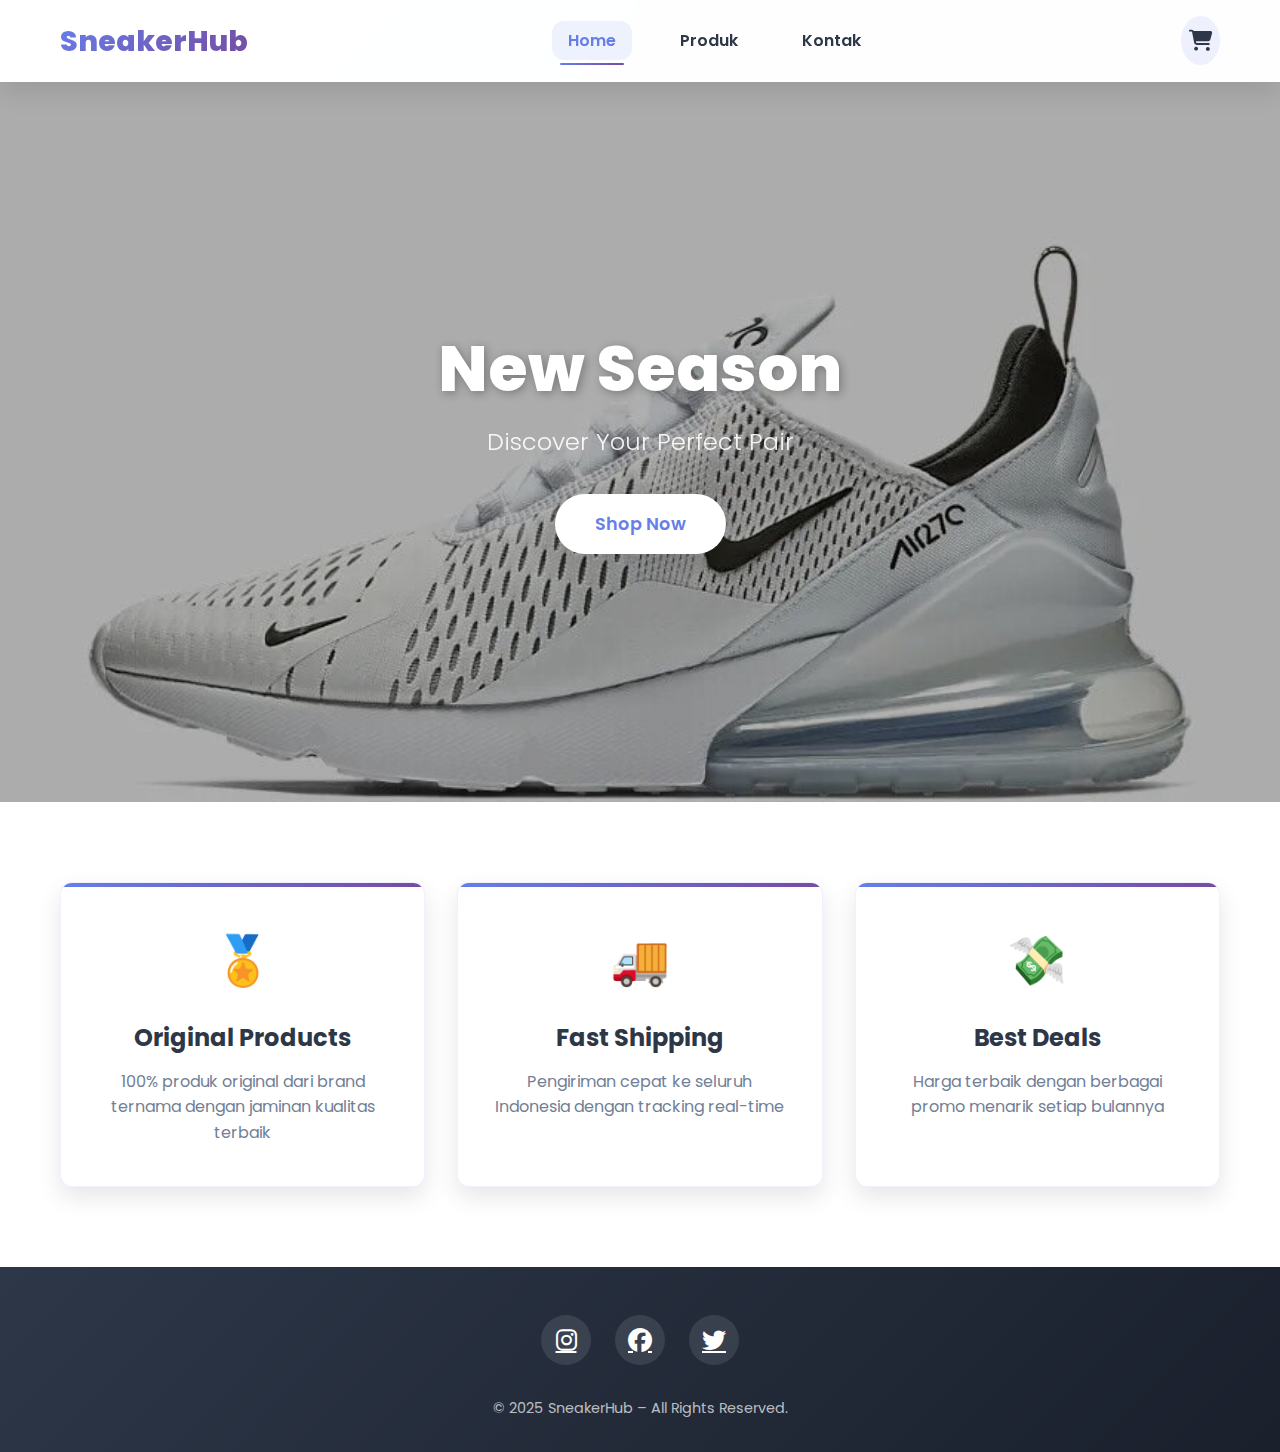
<file: index.html>
<!DOCTYPE html>
<html lang="id">
<head>
    <meta charset="UTF-8">
    <meta name="viewport" content="width=device-width, initial-scale=1.0">
    <title>SneakerHub - Home</title>
    <link href="https://fonts.googleapis.com/css2?family=Poppins:wght@300;400;500;600;700&display=swap" rel="stylesheet">
    <link rel="stylesheet" href="https://cdnjs.cloudflare.com/ajax/libs/font-awesome/6.4.0/css/all.min.css">
    <link rel="stylesheet" href="style.css">
</head>
<body>
    <!-- Header -->
    <header>
        <div class="header-container">
            <div class="logo">
                <a href="index.html" style="color: #fff; text-decoration: none;">SneakerHub</a>
            </div>
            <nav>
                <ul>
                    <li><a href="index.html" class="nav-link active">Home</a></li>
                    <li><a href="produk.html" class="nav-link">Produk</a></li>
                    <li><a href="kontak.html" class="nav-link">Kontak</a></li>
                </ul>
            </nav>
            <div class="cart-icon" id="cartIcon">
                <i class="fas fa-shopping-cart"></i>
                <span class="cart-badge" id="cartBadge">0</span>
            </div>
        </div>
    </header>

    <!-- Shopping Cart Modal -->
    <div class="cart-modal" id="cartModal">
        <div class="cart-modal-content">
            <div class="cart-header">
                <h2>Keranjang Belanja</h2>
                <button class="close-cart" id="closeCart">&times;</button>
            </div>
            <div class="cart-items" id="cartItems">
                <p class="empty-cart">Keranjang belanja Anda kosong</p>
            </div>
            <div class="cart-footer">
                <div class="cart-total">
                    <span>Total:</span>
                    <span id="cartTotal">Rp 0</span>
                </div>
                <button class="btn-checkout" id="checkoutBtn">Checkout</button>
            </div>
        </div>
    </div>

    <!-- Hero Section -->
    <div class="hero-section">
        <div class="slider">
            <div class="slide active">
                <img src="air.jpg" alt="Nike Shoes">
            </div>
            <div class="slide">
                <img src="addidas.jpg" alt="Adidas Shoes">
            </div>
            <div class="slide">
                <img src="taylor.jpg" alt="Puma Shoes">
            </div>
        </div>
        <div class="hero-overlay">
            <div class="hero-content">
                <h1>New Season</h1>
                <p>Discover Your Perfect Pair</p>
                <a href="produk.html" class="btn-hero">Shop Now</a>
            </div>
        </div>
    </div>

    <!-- Features Section -->
    <div class="features-section">
        <div class="container">
            <div class="features-grid">
                <div class="feature-item">
                    <div class="feature-icon">🏅</div>
                    <h3>Original Products</h3>
                    <p>100% produk original dari brand ternama dengan jaminan kualitas terbaik</p>
                </div>
                <div class="feature-item">
                    <div class="feature-icon">🚚</div>
                    <h3>Fast Shipping</h3>
                    <p>Pengiriman cepat ke seluruh Indonesia dengan tracking real-time</p>
                </div>
                <div class="feature-item">
                    <div class="feature-icon">💸</div>
                    <h3>Best Deals</h3>
                    <p>Harga terbaik dengan berbagai promo menarik setiap bulannya</p>
                </div>
            </div>
        </div>
    </div>

    <!-- Footer -->
    <footer>
        <div class="footer-content">
            <div class="social-icons">
                <a href="#"><i class="fab fa-instagram"></i></a>
                <a href="#"><i class="fab fa-facebook"></i></a>
                <a href="#"><i class="fab fa-twitter"></i></a>
            </div>
            <p class="footer-text">© 2025 SneakerHub – All Rights Reserved.</p>
        </div>
    </footer>

    <!-- Scroll to Top Button -->
    <button class="scroll-top" id="scrollTop">
        <i class="fas fa-arrow-up"></i>
    </button>

    <script src="script.js"></script>
</body>
</html>
</file>
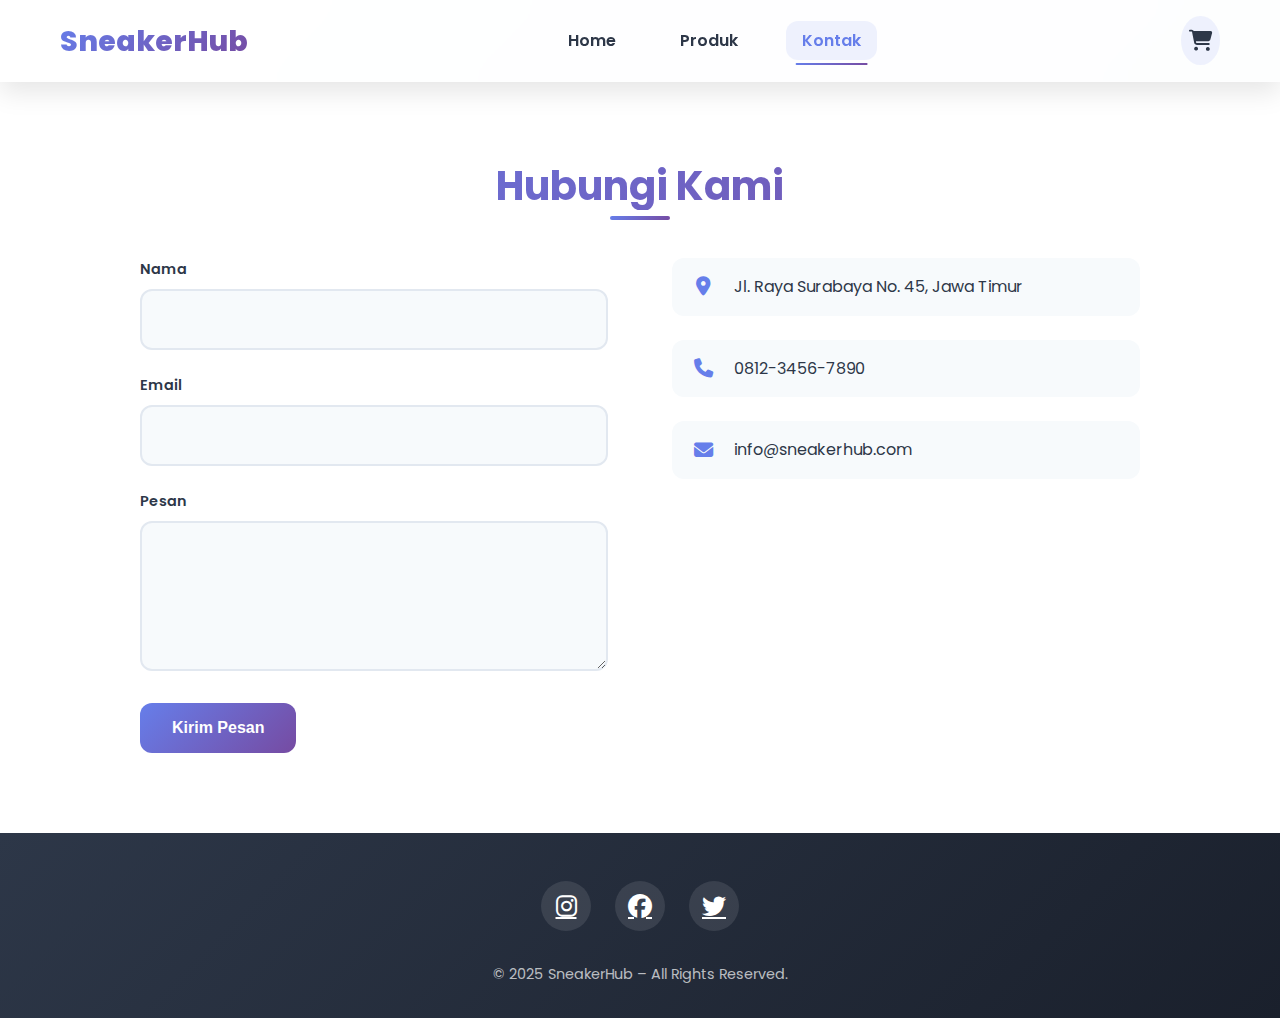
<file: kontak.html>
<!DOCTYPE html>
<html lang="id">
<head>
    <meta charset="UTF-8">
    <meta name="viewport" content="width=device-width, initial-scale=1.0">
    <title>SneakerHub - Kontak</title>
    <link href="https://fonts.googleapis.com/css2?family=Poppins:wght@300;400;500;600;700&display=swap" rel="stylesheet">
    <link rel="stylesheet" href="https://cdnjs.cloudflare.com/ajax/libs/font-awesome/6.4.0/css/all.min.css">
    <link rel="stylesheet" href="style.css">
</head>
<body>
    <!-- Header -->
    <header>
        <div class="header-container">
            <div class="logo">
                <a href="index.html" style="color: #fff; text-decoration: none;">SneakerHub</a>
            </div>
            <nav>
                <ul>
                    <li><a href="index.html" class="nav-link">Home</a></li>
                    <li><a href="produk.html" class="nav-link">Produk</a></li>
                    <li><a href="kontak.html" class="nav-link active">Kontak</a></li>
                </ul>
            </nav>
            <div class="cart-icon" id="cartIcon">
                <i class="fas fa-shopping-cart"></i>
                <span class="cart-badge" id="cartBadge">0</span>
            </div>
        </div>
    </header>

    <!-- Shopping Cart Modal -->
    <div class="cart-modal" id="cartModal">
        <div class="cart-modal-content">
            <div class="cart-header">
                <h2>Keranjang Belanja</h2>
                <button class="close-cart" id="closeCart">&times;</button>
            </div>
            <div class="cart-items" id="cartItems">
                <p class="empty-cart">Keranjang belanja Anda kosong</p>
            </div>
            <div class="cart-footer">
                <div class="cart-total">
                    <span>Total:</span>
                    <span id="cartTotal">Rp 0</span>
                </div>
                <button class="btn-checkout" id="checkoutBtn">Checkout</button>
            </div>
        </div>
    </div>

    <!-- Contact Section -->
    <div class="contact-section">
        <div class="container">
            <h2 class="section-title">Hubungi Kami</h2>
            
            <div class="contact-container">
                <form id="contactForm">
                    <div class="form-group">
                        <label for="name">Nama</label>
                        <input type="text" id="name" name="name" required>
                    </div>
                    <div class="form-group">
                        <label for="email">Email</label>
                        <input type="email" id="email" name="email" required>
                    </div>
                    <div class="form-group">
                        <label for="message">Pesan</label>
                        <textarea id="message" name="message" required></textarea>
                    </div>
                    <button type="submit" class="btn-submit">Kirim Pesan</button>
                </form>

                <div class="contact-info">
                    <div class="contact-info-item">
                        <i class="fas fa-map-marker-alt"></i>
                        Jl. Raya Surabaya No. 45, Jawa Timur
                    </div>
                    <div class="contact-info-item">
                        <i class="fas fa-phone"></i>
                        0812-3456-7890
                    </div>
                    <div class="contact-info-item">
                        <i class="fas fa-envelope"></i>
                        info@sneakerhub.com
                    </div>
                </div>
            </div>
        </div>
    </div>

    <!-- Footer -->
    <footer>
        <div class="footer-content">
            <div class="social-icons">
                <a href="#"><i class="fab fa-instagram"></i></a>
                <a href="#"><i class="fab fa-facebook"></i></a>
                <a href="#"><i class="fab fa-twitter"></i></a>
            </div>
            <p class="footer-text">© 2025 SneakerHub – All Rights Reserved.</p>
        </div>
    </footer>

    <!-- Scroll to Top Button -->
    <button class="scroll-top" id="scrollTop">
        <i class="fas fa-arrow-up"></i>
    </button>

    <script src="script.js"></script>
</body>
</html>
</file>
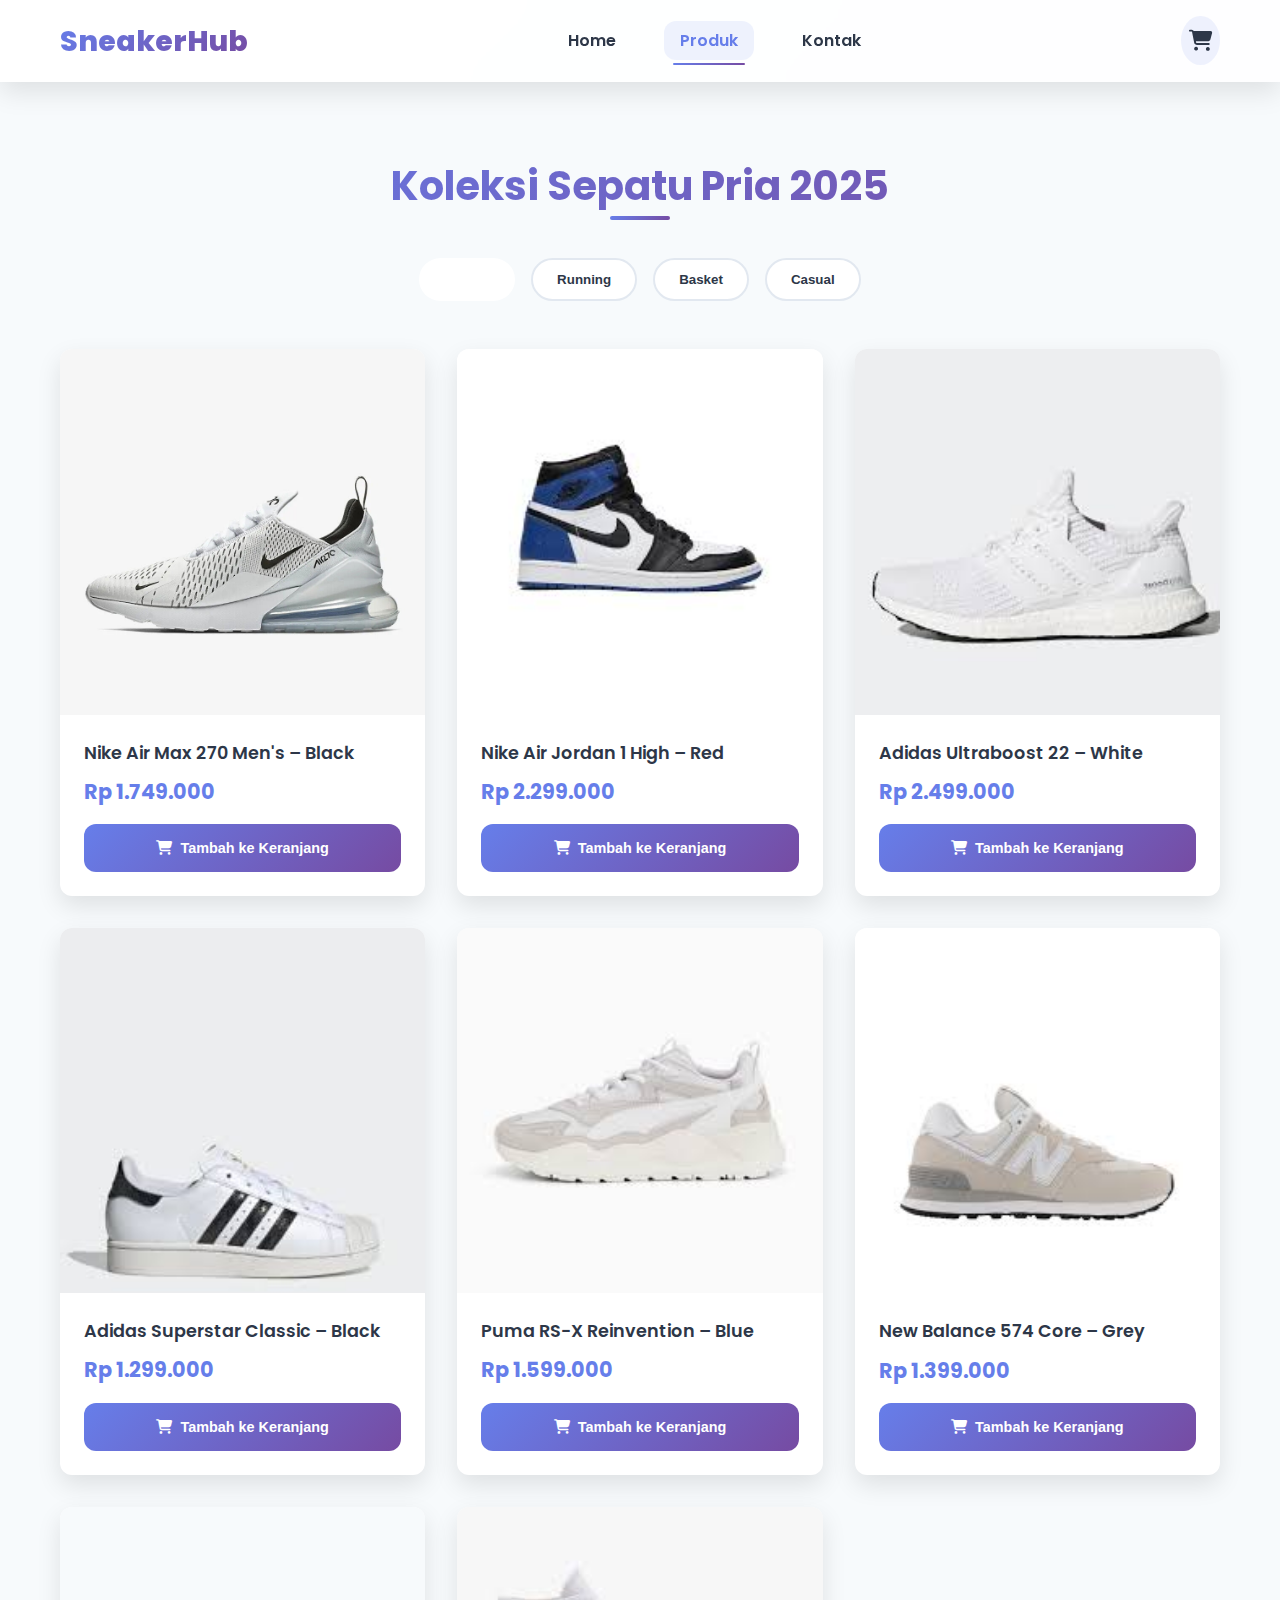
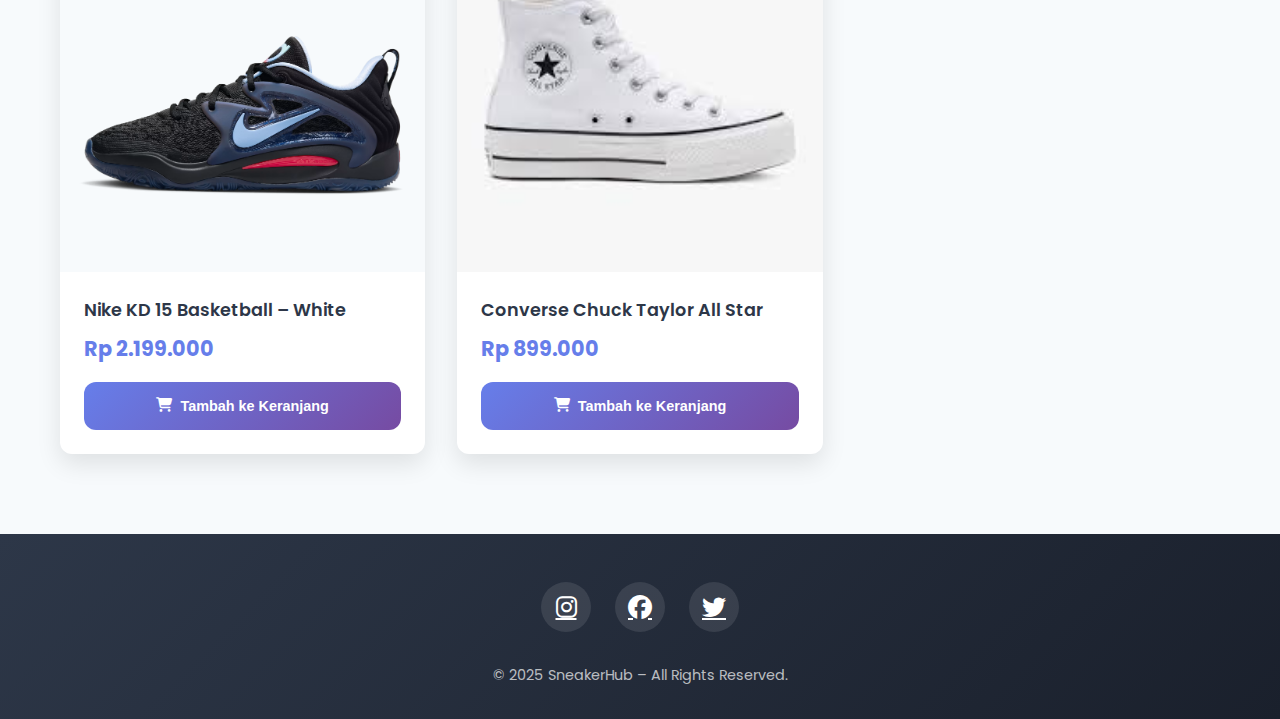
<file: produk.html>
<!DOCTYPE html>
<html lang="id">
<head>
    <meta charset="UTF-8">
    <meta name="viewport" content="width=device-width, initial-scale=1.0">
    <title>SneakerHub - Produk</title>
    <link href="https://fonts.googleapis.com/css2?family=Poppins:wght@300;400;500;600;700&display=swap" rel="stylesheet">
    <link rel="stylesheet" href="https://cdnjs.cloudflare.com/ajax/libs/font-awesome/6.4.0/css/all.min.css">
    <link rel="stylesheet" href="style.css">
</head>
<body>
    <!-- Header -->
    <header>
        <div class="header-container">
            <div class="logo">
                <a href="index.html" style="color: #fff; text-decoration: none;">SneakerHub</a>
            </div>
            <nav>
                <ul>
                    <li><a href="index.html" class="nav-link">Home</a></li>
                    <li><a href="produk.html" class="nav-link active">Produk</a></li>
                    <li><a href="kontak.html" class="nav-link">Kontak</a></li>
                </ul>
            </nav>
            <div class="cart-icon" id="cartIcon">
                <i class="fas fa-shopping-cart"></i>
                <span class="cart-badge" id="cartBadge">0</span>
            </div>
        </div>
    </header>

    <!-- cart modal -->
    <div class="cart-modal" id="cartModal">
        <div class="cart-modal-content">
            <div class="cart-header">
                <h2>Keranjang Belanja</h2>
                <button class="close-cart" id="closeCart">&times;</button>
            </div>
            <div class="cart-items" id="cartItems">
                <p class="empty-cart">Keranjang belanja Anda kosong</p>
            </div>
            <div class="cart-footer">
                <div class="cart-total">
                    <span>Total:</span>
                    <span id="cartTotal">Rp 0</span>
                </div>
                <button class="btn-checkout" id="checkoutBtn">Checkout</button>
            </div>
        </div>
    </div>

    <!-- Products Section -->
    <div class="products-section">
        <div class="container">
            <h2 class="section-title">Koleksi Sepatu Pria 2025</h2>
            
            <div class="filter-buttons">
                <button class="filter-btn active" data-category="all">Semua</button>
                <button class="filter-btn" data-category="running">Running</button>
                <button class="filter-btn" data-category="basket">Basket</button>
                <button class="filter-btn" data-category="casual">Casual</button>
            </div>

            <div class="products-grid">
                <div class="product-card" data-category="running">
                    <div class="product-image">
                        <img src="air.jpg" alt="Nike Air Max 270">
                    </div>
                    <div class="product-info">
                        <div class="product-name">Nike Air Max 270 Men's – Black</div>
                        <div class="product-price">Rp 1.749.000</div>
                        <button class="btn-add-cart" 
                            data-id="1" 
                            data-name="Nike Air Max 270 Men's – Black" 
                            data-price="1749000"
                            data-image="air.jpg">
                            <i class="fas fa-shopping-cart"></i> Tambah ke Keranjang
                        </button>
                    </div>
                </div>

                <div class="product-card" data-category="basket">
                    <div class="product-image">
                        <img src="jordan.jpg" alt="Nike Jordan 1">
                    </div>
                    <div class="product-info">
                        <div class="product-name">Nike Air Jordan 1 High – Red</div>
                        <div class="product-price">Rp 2.299.000</div>
                        <button class="btn-add-cart" 
                            data-id="2" 
                            data-name="Nike Air Jordan 1 High – Red" 
                            data-price="2299000"
                            data-image="jordan.jpg">
                            <i class="fas fa-shopping-cart"></i> Tambah ke Keranjang
                        </button>
                    </div>
                </div>

                <div class="product-card" data-category="running">
                    <div class="product-image">
                        <img src="addidas.jpg" alt="Adidas Ultraboost">
                    </div>
                    <div class="product-info">
                        <div class="product-name">Adidas Ultraboost 22 – White</div>
                        <div class="product-price">Rp 2.499.000</div>
                        <button class="btn-add-cart" 
                            data-id="3" 
                            data-name="Adidas Ultraboost 22 – White" 
                            data-price="2499000"
                            data-image="addidas.jpg">
                            <i class="fas fa-shopping-cart"></i> Tambah ke Keranjang
                        </button>
                    </div>
                </div>

                <div class="product-card" data-category="casual">
                    <div class="product-image">
                        <img src="classic.jpg" alt="Adidas Superstar">
                    </div>
                    <div class="product-info">
                        <div class="product-name">Adidas Superstar Classic – Black</div>
                        <div class="product-price">Rp 1.299.000</div>
                        <button class="btn-add-cart" 
                            data-id="4" 
                            data-name="Adidas Superstar Classic – Black" 
                            data-price="1299000"
                            data-image="classic.jpg">
                            <i class="fas fa-shopping-cart"></i> Tambah ke Keranjang
                        </button>
                    </div>
                </div>

                <div class="product-card" data-category="running">
                    <div class="product-image">
                        <img src="rsx.jpg" alt="Puma RS-X">
                    </div>
                    <div class="product-info">
                        <div class="product-name">Puma RS-X Reinvention – Blue</div>
                        <div class="product-price">Rp 1.599.000</div>
                        <button class="btn-add-cart" 
                            data-id="5" 
                            data-name="Puma RS-X Reinvention – Blue" 
                            data-price="1599000"
                            data-image="rsx.jpg">
                            <i class="fas fa-shopping-cart"></i> Tambah ke Keranjang
                        </button>
                    </div>
                </div>

                <div class="product-card" data-category="casual">
                    <div class="product-image">
                        <img src="574.jpg" alt="New Balance 574">
                    </div>
                    <div class="product-info">
                        <div class="product-name">New Balance 574 Core – Grey</div>
                        <div class="product-price">Rp 1.399.000</div>
                        <button class="btn-add-cart" 
                            data-id="6" 
                            data-name="New Balance 574 Core – Grey" 
                            data-price="1399000"
                            data-image="574.jpg">
                            <i class="fas fa-shopping-cart"></i> Tambah ke Keranjang
                        </button>
                    </div>
                </div>

                <div class="product-card" data-category="basket">
                    <div class="product-image">
                        <img src="KD15.avif" alt="Nike KD">
                    </div>
                    <div class="product-info">
                        <div class="product-name">Nike KD 15 Basketball – White</div>
                        <div class="product-price">Rp 2.199.000</div>
                        <button class="btn-add-cart" 
                            data-id="7" 
                            data-name="Nike KD 15 Basketball – White" 
                            data-price="2199000"
                            data-image="KD15.avif">
                            <i class="fas fa-shopping-cart"></i> Tambah ke Keranjang
                        </button>
                    </div>
                </div>

                <div class="product-card" data-category="casual">
                    <div class="product-image">
                        <img src="taylor.jpg" alt="Converse Chuck">
                    </div>
                    <div class="product-info">
                        <div class="product-name">Converse Chuck Taylor All Star</div>
                        <div class="product-price">Rp 899.000</div>
                        <button class="btn-add-cart" 
                            data-id="8" 
                            data-name="Converse Chuck Taylor All Star" 
                            data-price="899000"
                            data-image="taylor.jpg">
                            <i class="fas fa-shopping-cart"></i> Tambah ke Keranjang
                        </button>
                    </div>
                </div>
            </div>
        </div>
    </div>

    <!-- Footer -->
    <footer>
        <div class="footer-content">
            <div class="social-icons">
                <a href="#"><i class="fab fa-instagram"></i></a>
                <a href="#"><i class="fab fa-facebook"></i></a>
                <a href="#"><i class="fab fa-twitter"></i></a>
            </div>
            <p class="footer-text">© 2025 SneakerHub – All Rights Reserved.</p>
        </div>
    </footer>

    <!-- Scroll to Top Button -->
    <button class="scroll-top" id="scrollTop">
        <i class="fas fa-arrow-up"></i>
    </button>

    <script src="script.js"></script>
</body>
</html>
</file>
<file: style.css>
/* ==================== RESET & VARIABLES ==================== */
:root {
    --primary: #667eea;
    --primary-dark: #5a6fd8;
    --secondary: #764ba2;
    --accent: #f093fb;
    --text-dark: #2d3748;
    --text-light: #718096;
    --bg-light: #f7fafc;
    --bg-white: #ffffff;
    --success: #48bb78;
    --warning: #ed8936;
    --error: #f56565;
    --shadow: 0 10px 25px rgba(0, 0, 0, 0.1);
    --shadow-lg: 0 20px 50px rgba(0, 0, 0, 0.15);
    --radius: 12px;
    --transition: all 0.3s cubic-bezier(0.4, 0, 0.2, 1);
}

* {
    margin: 0;
    padding: 0;
    box-sizing: border-box;
}

html {
    scroll-behavior: smooth;
}

body {
    font-family: 'Poppins', sans-serif;
    background: linear-gradient(135deg, #f5f7fa 0%, #c3cfe2 100%);
    color: var(--text-dark);
    line-height: 1.6;
    min-height: 100vh;
    display: flex;
    flex-direction: column;
}

.container {
    max-width: 1200px;
    margin: 0 auto;
    padding: 0 20px;
}

/* ==================== TYPOGRAPHY ==================== */
h1, h2, h3, h4, h5, h6 {
    font-weight: 700;
    line-height: 1.2;
    margin-bottom: 1rem;
}

.section-title {
    font-size: 2.5rem;
    text-align: center;
    margin-bottom: 3rem;
    background: linear-gradient(135deg, var(--primary), var(--secondary));
    -webkit-background-clip: text;
    -webkit-text-fill-color: transparent;
    background-clip: text;
    position: relative;
}

.section-title::after {
    content: '';
    position: absolute;
    bottom: -10px;
    left: 50%;
    transform: translateX(-50%);
    width: 60px;
    height: 4px;
    background: linear-gradient(135deg, var(--primary), var(--secondary));
    border-radius: 2px;
}

/* ==================== HEADER ==================== */
header {
    background: rgba(255, 255, 255, 0.95);
    backdrop-filter: blur(20px);
    padding: 1rem 0;
    position: sticky;
    top: 0;
    z-index: 1000;
    box-shadow: var(--shadow);
    border-bottom: 1px solid rgba(255, 255, 255, 0.2);
}

.header-container {
    max-width: 1200px;
    margin: 0 auto;
    padding: 0 20px;
    display: flex;
    justify-content: space-between;
    align-items: center;
}

.logo {
    font-size: 1.8rem;
    font-weight: 800;
    background: linear-gradient(135deg, var(--primary), var(--secondary));
    -webkit-background-clip: text;
    -webkit-text-fill-color: transparent;
    background-clip: text;
}

.logo a {
    text-decoration: none;
}

nav ul {
    list-style: none;
    display: flex;
    gap: 2rem;
}

nav ul li a {
    color: var(--text-dark);
    text-decoration: none;
    font-weight: 600;
    font-size: 1rem;
    padding: 0.5rem 1rem;
    border-radius: var(--radius);
    transition: var(--transition);
    position: relative;
}

nav ul li a:hover,
nav ul li a.active {
    color: var(--primary);
    background: rgba(102, 126, 234, 0.1);
}

nav ul li a::after {
    content: '';
    position: absolute;
    bottom: -5px;
    left: 50%;
    transform: translateX(-50%);
    width: 0;
    height: 2px;
    background: linear-gradient(135deg, var(--primary), var(--secondary));
    transition: var(--transition);
    border-radius: 1px;
}

nav ul li a:hover::after,
nav ul li a.active::after {
    width: 80%;
}

/* ==================== CART ICON ==================== */
.cart-icon {
    position: relative;
    color: var(--text-dark);
    font-size: 1.3rem;
    cursor: pointer;
    padding: 0.5rem;
    border-radius: 50%;
    transition: var(--transition);
    background: rgba(102, 126, 234, 0.1);
}

.cart-icon:hover {
    color: var(--primary);
    background: rgba(102, 126, 234, 0.2);
    transform: translateY(-2px);
}

.cart-badge {
    position: absolute;
    top: -5px;
    right: -5px;
    background: linear-gradient(135deg, var(--error), var(--warning));
    color: var(--bg-white);
    font-size: 0.7rem;
    font-weight: 700;
    min-width: 20px;
    height: 20px;
    border-radius: 50%;
    display: flex;
    align-items: center;
    justify-content: center;
    padding: 0 4px;
    border: 2px solid var(--bg-white);
}

/* ==================== CART MODAL ==================== */
.cart-modal {
    display: none;
    position: fixed;
    top: 0;
    left: 0;
    width: 100%;
    height: 100%;
    background: rgba(0, 0, 0, 0.5);
    backdrop-filter: blur(10px);
    z-index: 2000;
    align-items: center;
    justify-content: center;
    padding: 20px;
}

.cart-modal.show {
    display: flex;
}

.cart-modal-content {
    background: var(--bg-white);
    width: 100%;
    max-width: 500px;
    max-height: 80vh;
    border-radius: var(--radius);
    box-shadow: var(--shadow-lg);
    display: flex;
    flex-direction: column;
    overflow: hidden;
    transform: translateY(20px);
    animation: modalSlideIn 0.3s ease forwards;
}

@keyframes modalSlideIn {
    to {
        transform: translateY(0);
        opacity: 1;
    }
}

.cart-header {
    padding: 1.5rem;
    border-bottom: 1px solid #e2e8f0;
    display: flex;
    justify-content: space-between;
    align-items: center;
    background: linear-gradient(135deg, var(--primary), var(--secondary));
    color: var(--bg-white);
}

.cart-header h2 {
    margin: 0;
    font-size: 1.5rem;
}

.close-cart {
    background: none;
    border: none;
    font-size: 1.5rem;
    color: var(--bg-white);
    cursor: pointer;
    transition: var(--transition);
    padding: 0.25rem;
    border-radius: 4px;
}

.close-cart:hover {
    background: rgba(255, 255, 255, 0.2);
    transform: rotate(90deg);
}

.cart-items {
    padding: 1.5rem;
    flex: 1;
    overflow-y: auto;
    background: var(--bg-light);
}

.empty-cart {
    text-align: center;
    color: var(--text-light);
    padding: 3rem 0;
    font-size: 1.1rem;
}

.cart-item {
    display: flex;
    gap: 1rem;
    padding: 1rem;
    background: var(--bg-white);
    border-radius: var(--radius);
    margin-bottom: 1rem;
    box-shadow: var(--shadow);
    transition: var(--transition);
}

.cart-item:hover {
    transform: translateY(-2px);
    box-shadow: var(--shadow-lg);
}

.cart-item-image {
    width: 80px;
    height: 80px;
    border-radius: 8px;
    overflow: hidden;
    flex-shrink: 0;
}

.cart-item-image img {
    width: 100%;
    height: 100%;
    object-fit: cover;
}

.cart-item-info {
    flex: 1;
    display: flex;
    flex-direction: column;
    justify-content: space-between;
}

.cart-item-name {
    font-size: 0.9rem;
    font-weight: 600;
    margin-bottom: 0.5rem;
    color: var(--text-dark);
}

.cart-item-price {
    font-size: 1rem;
    color: var(--primary);
    font-weight: 700;
    margin-bottom: 0.5rem;
}

.cart-item-controls {
    display: flex;
    align-items: center;
    gap: 0.5rem;
}

.qty-btn {
    width: 28px;
    height: 28px;
    border: 1px solid #e2e8f0;
    background: var(--bg-white);
    cursor: pointer;
    font-size: 0.8rem;
    border-radius: 6px;
    transition: var(--transition);
    display: flex;
    align-items: center;
    justify-content: center;
}

.qty-btn:hover {
    background: var(--primary);
    color: var(--bg-white);
    border-color: var(--primary);
}

.cart-item-qty {
    font-size: 0.9rem;
    font-weight: 600;
    min-width: 30px;
    text-align: center;
}

.remove-item {
    background: none;
    border: none;
    color: var(--text-light);
    cursor: pointer;
    font-size: 1rem;
    margin-left: auto;
    transition: var(--transition);
    padding: 0.25rem;
    border-radius: 4px;
}

.remove-item:hover {
    color: var(--error);
    background: rgba(245, 101, 101, 0.1);
}

.cart-footer {
    padding: 1.5rem;
    border-top: 1px solid #e2e8f0;
    background: var(--bg-white);
}

.cart-total {
    display: flex;
    justify-content: space-between;
    align-items: center;
    font-size: 1.3rem;
    font-weight: 700;
    margin-bottom: 1rem;
    color: var(--text-dark);
}

.cart-total span:last-child {
    background: linear-gradient(135deg, var(--primary), var(--secondary));
    -webkit-background-clip: text;
    -webkit-text-fill-color: transparent;
    background-clip: text;
}

.btn-checkout {
    width: 100%;
    background: linear-gradient(135deg, var(--primary), var(--secondary));
    color: var(--bg-white);
    border: none;
    padding: 1rem 2rem;
    font-size: 1rem;
    font-weight: 600;
    border-radius: var(--radius);
    cursor: pointer;
    transition: var(--transition);
    position: relative;
    overflow: hidden;
}

.btn-checkout::before {
    content: '';
    position: absolute;
    top: 0;
    left: -100%;
    width: 100%;
    height: 100%;
    background: linear-gradient(90deg, transparent, rgba(255,255,255,0.3), transparent);
    transition: left 0.5s;
}

.btn-checkout:hover::before {
    left: 100%;
}

.btn-checkout:hover {
    transform: translateY(-2px);
    box-shadow: var(--shadow-lg);
}

.btn-checkout:disabled {
    background: #cbd5e0;
    cursor: not-allowed;
    transform: none;
    box-shadow: none;
}

.btn-checkout:disabled::before {
    display: none;
}

/* ==================== HERO SECTION ==================== */
.hero-section {
    position: relative;
    height: 80vh;
    min-height: 600px;
    overflow: hidden;
    background: linear-gradient(135deg, var(--primary), var(--secondary));
}

.slider {
    position: relative;
    height: 100%;
}

.slide {
    position: absolute;
    width: 100%;
    height: 100%;
    opacity: 0;
    transition: opacity 1s ease-in-out;
}

.slide.active {
    opacity: 1;
}

.slide img {
    width: 100%;
    height: 100%;
    object-fit: cover;
    filter: brightness(0.7);
}

.hero-overlay {
    position: absolute;
    top: 0;
    left: 0;
    width: 100%;
    height: 100%;
    display: flex;
    align-items: center;
    justify-content: center;
    text-align: center;
    color: var(--bg-white);
}

.hero-content {
    max-width: 800px;
    padding: 0 2rem;
    z-index: 10;
}

.hero-content h1 {
    font-size: 4rem;
    font-weight: 800;
    margin-bottom: 1rem;
    text-shadow: 2px 2px 10px rgba(0,0,0,0.3);
    animation: fadeInUp 1s ease;
}

.hero-content p {
    font-size: 1.5rem;
    margin-bottom: 2rem;
    font-weight: 300;
    opacity: 0.9;
    animation: fadeInUp 1s ease 0.2s both;
}

.btn-hero {
    background: var(--bg-white);
    color: var(--primary);
    padding: 1rem 2.5rem;
    text-decoration: none;
    font-size: 1.1rem;
    font-weight: 600;
    border-radius: 50px;
    transition: var(--transition);
    display: inline-block;
    animation: fadeInUp 1s ease 0.4s both;
    box-shadow: var(--shadow);
}

.btn-hero:hover {
    transform: translateY(-3px) scale(1.05);
    box-shadow: var(--shadow-lg);
    color: var(--secondary);
}

@keyframes fadeInUp {
    from {
        opacity: 0;
        transform: translateY(30px);
    }
    to {
        opacity: 1;
        transform: translateY(0);
    }
}

/* ==================== FEATURES SECTION ==================== */
.features-section {
    padding: 5rem 0;
    background: var(--bg-white);
}

.features-grid {
    display: grid;
    grid-template-columns: repeat(auto-fit, minmax(300px, 1fr));
    gap: 2rem;
}

.feature-item {
    text-align: center;
    padding: 2.5rem 2rem;
    background: var(--bg-white);
    border-radius: var(--radius);
    transition: var(--transition);
    box-shadow: var(--shadow);
    border: 1px solid rgba(102, 126, 234, 0.1);
    position: relative;
    overflow: hidden;
}

.feature-item::before {
    content: '';
    position: absolute;
    top: 0;
    left: 0;
    width: 100%;
    height: 4px;
    background: linear-gradient(135deg, var(--primary), var(--secondary));
}

.feature-item:hover {
    transform: translateY(-10px);
    box-shadow: var(--shadow-lg);
}

.feature-icon {
    font-size: 3rem;
    margin-bottom: 1.5rem;
    display: block;
}

.feature-item h3 {
    font-size: 1.5rem;
    margin-bottom: 1rem;
    color: var(--text-dark);
}

.feature-item p {
    color: var(--text-light);
    line-height: 1.6;
}

/* ==================== PRODUCTS SECTION ==================== */
.products-section {
    padding: 5rem 0;
    background: var(--bg-light);
}

.filter-buttons {
    display: flex;
    justify-content: center;
    gap: 1rem;
    margin-bottom: 3rem;
    flex-wrap: wrap;
}

.filter-btn {
    background: var(--bg-white);
    color: var(--text-dark);
    border: 2px solid #e2e8f0;
    padding: 0.75rem 1.5rem;
    border-radius: 50px;
    cursor: pointer;
    font-weight: 600;
    transition: var(--transition);
    position: relative;
    overflow: hidden;
}

.filter-btn::before {
    content: '';
    position: absolute;
    top: 0;
    left: -100%;
    width: 100%;
    height: 100%;
    background: linear-gradient(135deg, var(--primary), var(--secondary));
    transition: left 0.3s;
    z-index: -1;
}

.filter-btn.active,
.filter-btn:hover {
    color: var(--bg-white);
    border-color: transparent;
}

.filter-btn.active::before,
.filter-btn:hover::before {
    left: 0;
}

.products-grid {
    display: grid;
    grid-template-columns: repeat(auto-fit, minmax(280px, 1fr));
    gap: 2rem;
}

.product-card {
    background: var(--bg-white);
    border-radius: var(--radius);
    overflow: hidden;
    transition: var(--transition);
    box-shadow: var(--shadow);
    position: relative;
}

.product-card::before {
    content: '';
    position: absolute;
    top: 0;
    left: 0;
    width: 100%;
    height: 100%;
    background: linear-gradient(135deg, transparent, rgba(102, 126, 234, 0.1));
    opacity: 0;
    transition: var(--transition);
}

.product-card:hover::before {
    opacity: 1;
}

.product-card:hover {
    transform: translateY(-10px);
    box-shadow: var(--shadow-lg);
}

.product-image {
    width: 100%;
    aspect-ratio: 1;
    background: var(--bg-light);
    overflow: hidden;
    position: relative;
}

.product-image img {
    width: 100%;
    height: 100%;
    object-fit: cover;
    transition: var(--transition);
}

.product-card:hover .product-image img {
    transform: scale(1.1);
}

.product-info {
    padding: 1.5rem;
    position: relative;
}

.product-name {
    font-size: 1.1rem;
    font-weight: 600;
    margin-bottom: 0.5rem;
    color: var(--text-dark);
}

.product-price {
    font-size: 1.3rem;
    font-weight: 700;
    color: var(--primary);
    margin-bottom: 1rem;
}

.btn-add-cart {
    width: 100%;
    background: linear-gradient(135deg, var(--primary), var(--secondary));
    color: var(--bg-white);
    border: none;
    padding: 1rem;
    font-size: 0.9rem;
    font-weight: 600;
    border-radius: var(--radius);
    cursor: pointer;
    transition: var(--transition);
    display: flex;
    align-items: center;
    justify-content: center;
    gap: 0.5rem;
    position: relative;
    overflow: hidden;
}

.btn-add-cart::before {
    content: '';
    position: absolute;
    top: 0;
    left: -100%;
    width: 100%;
    height: 100%;
    background: linear-gradient(90deg, transparent, rgba(255,255,255,0.3), transparent);
    transition: left 0.5s;
}

.btn-add-cart:hover::before {
    left: 100%;
}

.btn-add-cart:hover {
    transform: translateY(-2px);
    box-shadow: var(--shadow);
}

/* ==================== CONTACT SECTION ==================== */
.contact-section {
    padding: 5rem 0;
    background: var(--bg-white);
}

.contact-container {
    display: grid;
    grid-template-columns: 1fr 1fr;
    gap: 4rem;
    max-width: 1000px;
    margin: 0 auto;
}

.form-group {
    margin-bottom: 1.5rem;
}

.form-group label {
    display: block;
    font-size: 0.9rem;
    font-weight: 600;
    margin-bottom: 0.5rem;
    color: var(--text-dark);
}

.form-group input,
.form-group textarea {
    width: 100%;
    padding: 1rem;
    border: 2px solid #e2e8f0;
    border-radius: var(--radius);
    font-size: 1rem;
    font-family: 'Poppins', sans-serif;
    transition: var(--transition);
    background: var(--bg-light);
}

.form-group input:focus,
.form-group textarea:focus {
    outline: none;
    border-color: var(--primary);
    background: var(--bg-white);
    box-shadow: 0 0 0 3px rgba(102, 126, 234, 0.1);
}

.form-group textarea {
    height: 150px;
    resize: vertical;
}

.btn-submit {
    background: linear-gradient(135deg, var(--primary), var(--secondary));
    color: var(--bg-white);
    border: none;
    padding: 1rem 2rem;
    font-size: 1rem;
    font-weight: 600;
    border-radius: var(--radius);
    cursor: pointer;
    transition: var(--transition);
    position: relative;
    overflow: hidden;
}

.btn-submit::before {
    content: '';
    position: absolute;
    top: 0;
    left: -100%;
    width: 100%;
    height: 100%;
    background: linear-gradient(90deg, transparent, rgba(255,255,255,0.3), transparent);
    transition: left 0.5s;
}

.btn-submit:hover::before {
    left: 100%;
}

.btn-submit:hover {
    transform: translateY(-2px);
    box-shadow: var(--shadow);
}

.contact-info {
    display: flex;
    flex-direction: column;
    gap: 1.5rem;
}

.contact-info-item {
    display: flex;
    align-items: center;
    gap: 1rem;
    font-size: 1rem;
    color: var(--text-dark);
    padding: 1rem;
    background: var(--bg-light);
    border-radius: var(--radius);
    transition: var(--transition);
}

.contact-info-item:hover {
    background: rgba(102, 126, 234, 0.1);
    transform: translateX(10px);
}

.contact-info-item i {
    color: var(--primary);
    font-size: 1.2rem;
    width: 30px;
    text-align: center;
}

/* ==================== PRODUCT DETAIL ==================== */
.breadcrumb-section {
    background: var(--bg-light);
    padding: 1.5rem 0;
}

.breadcrumb {
    font-size: 0.9rem;
    color: var(--text-light);
}

.breadcrumb a {
    color: var(--text-light);
    text-decoration: none;
    transition: var(--transition);
}

.breadcrumb a:hover {
    color: var(--primary);
}

.breadcrumb span {
    color: var(--text-dark);
    font-weight: 600;
}

.product-detail-section {
    padding: 3rem 0;
}

.product-detail-wrapper {
    display: grid;
    grid-template-columns: 1fr 1fr;
    gap: 4rem;
}

.product-images {
    display: flex;
    flex-direction: column;
    gap: 1rem;
}

.main-image {
    width: 100%;
    aspect-ratio: 1;
    background: var(--bg-light);
    border-radius: var(--radius);
    overflow: hidden;
    box-shadow: var(--shadow);
}

.main-image img {
    width: 100%;
    height: 100%;
    object-fit: cover;
    transition: var(--transition);
}

.main-image:hover img {
    transform: scale(1.05);
}

.thumbnail-images {
    display: flex;
    gap: 1rem;
    justify-content: center;
}

.thumb {
    width: 80px;
    height: 80px;
    border-radius: 8px;
    cursor: pointer;
    border: 2px solid transparent;
    transition: var(--transition);
    object-fit: cover;
    box-shadow: var(--shadow);
}

.thumb:hover,
.thumb.active {
    border-color: var(--primary);
    transform: translateY(-2px);
}

.product-detail-info {
    padding: 1rem 0;
}

.hot-badge {
    background: linear-gradient(135deg, var(--error), var(--warning));
    color: var(--bg-white);
    padding: 0.5rem 1rem;
    border-radius: 20px;
    font-size: 0.8rem;
    font-weight: 600;
    margin-bottom: 1rem;
    display: inline-block;
}

.product-detail-title {
    font-size: 2.5rem;
    font-weight: 700;
    margin-bottom: 1rem;
    color: var(--text-dark);
}

.price-section {
    margin-bottom: 2rem;
}

.price-label {
    font-size: 0.9rem;
    color: var(--text-light);
    text-transform: uppercase;
    margin-bottom: 0.5rem;
    display: block;
}

.price-wrapper {
    display: flex;
    align-items: center;
    gap: 1rem;
}

.product-detail-price {
    font-size: 2rem;
    font-weight: 700;
    color: var(--primary);
}

.price-original {
    font-size: 1.2rem;
    color: var(--text-light);
    text-decoration: line-through;
}

.product-option {
    margin-bottom: 2rem;
}

.option-label {
    display: block;
    font-size: 0.9rem;
    font-weight: 600;
    color: var(--text-dark);
    margin-bottom: 1rem;
    text-transform: uppercase;
}

.option-header {
    display: flex;
    justify-content: space-between;
    align-items: center;
    margin-bottom: 1rem;
}

.size-guide {
    font-size: 0.9rem;
    color: var(--primary);
    text-decoration: none;
    transition: var(--transition);
}

.size-guide:hover {
    text-decoration: underline;
}

.condition-tabs {
    display: flex;
    gap: 1rem;
    margin-bottom: 1rem;
}

.condition-tab {
    flex: 1;
    padding: 1rem;
    border: 2px solid #e2e8f0;
    background: var(--bg-white);
    cursor: pointer;
    font-weight: 600;
    transition: var(--transition);
    border-radius: var(--radius);
    text-align: center;
}

.condition-tab.active {
    border-color: var(--primary);
    background: var(--primary);
    color: var(--bg-white);
}

.size-grid {
    display: grid;
    grid-template-columns: repeat(3, 1fr);
    gap: 0.5rem;
    margin-bottom: 1rem;
}

.size-btn {
    padding: 1rem;
    border: 2px solid #e2e8f0;
    background: var(--bg-white);
    cursor: pointer;
    font-weight: 600;
    transition: var(--transition);
    border-radius: var(--radius);
    text-align: center;
}

.size-btn:hover,
.size-btn.active {
    border-color: var(--primary);
    background: var(--primary);
    color: var(--bg-white);
    transform: translateY(-2px);
}

.size-btn.sold-out {
    background: var(--bg-light);
    color: var(--text-light);
    cursor: not-allowed;
    border-color: #e2e8f0;
    opacity: 0.6;
}

.size-warning {
    margin-top: 0.5rem;
    color: var(--error);
    font-size: 0.8rem;
    display: flex;
    align-items: center;
    gap: 0.5rem;
}

.quantity-selector {
    display: flex;
    align-items: center;
    gap: 0;
    width: 150px;
    border: 2px solid #e2e8f0;
    border-radius: var(--radius);
    overflow: hidden;
}

.quantity-selector .qty-btn {
    width: 45px;
    height: 45px;
    font-size: 1.2rem;
    font-weight: 600;
    border: none;
    background: var(--bg-light);
    cursor: pointer;
    transition: var(--transition);
}

.quantity-selector .qty-btn:hover {
    background: var(--primary);
    color: var(--bg-white);
}

.quantity-selector input {
    width: 60px;
    height: 45px;
    text-align: center;
    border: none;
    border-left: 2px solid #e2e8f0;
    border-right: 2px solid #e2e8f0;
    font-size: 1rem;
    font-weight: 600;
    font-family: 'Poppins', sans-serif;
    background: var(--bg-white);
}

.btn-add-to-cart {
    width: 100%;
    background: linear-gradient(135deg, var(--primary), var(--secondary));
    color: var(--bg-white);
    border: none;
    padding: 1.2rem;
    font-size: 1.1rem;
    font-weight: 600;
    border-radius: var(--radius);
    cursor: pointer;
    transition: var(--transition);
    display: flex;
    align-items: center;
    justify-content: center;
    gap: 0.5rem;
    margin-top: 2rem;
    position: relative;
    overflow: hidden;
}

.btn-add-to-cart::before {
    content: '';
    position: absolute;
    top: 0;
    left: -100%;
    width: 100%;
    height: 100%;
    background: linear-gradient(90deg, transparent, rgba(255,255,255,0.3), transparent);
    transition: left 0.5s;
}

.btn-add-to-cart:hover::before {
    left: 100%;
}

.btn-add-to-cart:hover {
    transform: translateY(-3px);
    box-shadow: var(--shadow-lg);
}

.btn-wishlist {
    width: 100%;
    background: var(--bg-white);
    color: var(--text-dark);
    border: 2px solid #e2e8f0;
    padding: 1.2rem;
    font-size: 1.2rem;
    border-radius: var(--radius);
    cursor: pointer;
    transition: var(--transition);
    margin-top: 1rem;
    display: flex;
    align-items: center;
    justify-content: center;
    gap: 0.5rem;
}

.btn-wishlist:hover {
    background: var(--primary);
    color: var(--bg-white);
    border-color: var(--primary);
    transform: translateY(-2px);
}

.info-accordion {
    margin-top: 3rem;
}

.accordion-item {
    border-bottom: 1px solid #e2e8f0;
}

.accordion-header {
    width: 100%;
    padding: 1.5rem 0;
    background: none;
    border: none;
    display: flex;
    justify-content: space-between;
    align-items: center;
    cursor: pointer;
    font-size: 1rem;
    font-weight: 600;
    text-align: left;
    color: var(--text-dark);
    transition: var(--transition);
}

.accordion-header:hover {
    color: var(--primary);
}

.accordion-header.active {
    color: var(--primary);
}

.accordion-content {
    padding-bottom: 1.5rem;
    display: none;
}

.accordion-content p {
    color: var(--text-light);
    line-height: 1.6;
}

.info-link {
    color: var(--primary);
    text-decoration: none;
    transition: var(--transition);
}

.info-link:hover {
    text-decoration: underline;
}

.share-buttons {
    display: grid;
    grid-template-columns: 1fr 1fr;
    gap: 0.5rem;
}

.share-btn {
    padding: 0.75rem;
    border: 2px solid #e2e8f0;
    background: var(--bg-white);
    cursor: pointer;
    border-radius: var(--radius);
    transition: var(--transition);
    display: flex;
    align-items: center;
    justify-content: center;
    gap: 0.5rem;
    font-size: 0.9rem;
    font-weight: 500;
}

.share-btn:hover {
    transform: translateY(-2px);
    box-shadow: var(--shadow);
}

.whatsapp:hover { background: #25D366; color: var(--bg-white); border-color: #25D366; }
.facebook:hover { background: #1877F2; color: var(--bg-white); border-color: #1877F2; }
.twitter:hover { background: #1DA1F2; color: var(--bg-white); border-color: #1DA1F2; }
.copy:hover { background: var(--text-dark); color: var(--bg-white); border-color: var(--text-dark); }

/* ==================== RELATED PRODUCTS ==================== */
.related-section {
    padding: 5rem 0;
    background: var(--bg-light);
}

.products-grid-preview {
    display: grid;
    grid-template-columns: repeat(auto-fit, minmax(250px, 1fr));
    gap: 2rem;
}

/* ==================== SCROLL TO TOP ==================== */
.scroll-top {
    position: fixed;
    bottom: 2rem;
    right: 2rem;
    background: linear-gradient(135deg, var(--primary), var(--secondary));
    color: var(--bg-white);
    border: none;
    width: 50px;
    height: 50px;
    border-radius: 50%;
    cursor: pointer;
    font-size: 1.2rem;
    transition: var(--transition);
    opacity: 0;
    visibility: hidden;
    z-index: 1000;
    box-shadow: var(--shadow);
}

.scroll-top.show {
    opacity: 1;
    visibility: visible;
}

.scroll-top:hover {
    transform: translateY(-3px) scale(1.1);
    box-shadow: var(--shadow-lg);
}

/* ==================== FOOTER ==================== */
footer {
    background: linear-gradient(135deg, var(--text-dark), #1a202c);
    color: var(--bg-white);
    padding: 3rem 0 2rem;
    margin-top: auto;
}

.footer-content {
    text-align: center;
}

.social-icons {
    display: flex;
    justify-content: center;
    gap: 1.5rem;
    margin-bottom: 2rem;
}

.social-icons a {
    color: var(--bg-white);
    font-size: 1.5rem;
    transition: var(--transition);
    padding: 0.5rem;
    border-radius: 50%;
    background: rgba(255, 255, 255, 0.1);
    width: 50px;
    height: 50px;
    display: flex;
    align-items: center;
    justify-content: center;
}

.social-icons a:hover {
    background: var(--primary);
    transform: translateY(-3px) scale(1.1);
    box-shadow: var(--shadow);
}

.footer-text {
    font-size: 0.9rem;
    color: rgba(255, 255, 255, 0.7);
}

/* ==================== NOTIFICATIONS ==================== */
.notification {
    position: fixed;
    top: 2rem;
    right: 2rem;
    background: linear-gradient(135deg, var(--success), #38a169);
    color: var(--bg-white);
    padding: 1rem 1.5rem;
    border-radius: var(--radius);
    z-index: 3000;
    animation: slideInRight 0.3s ease;
    box-shadow: var(--shadow-lg);
    font-weight: 500;
}
</file>
